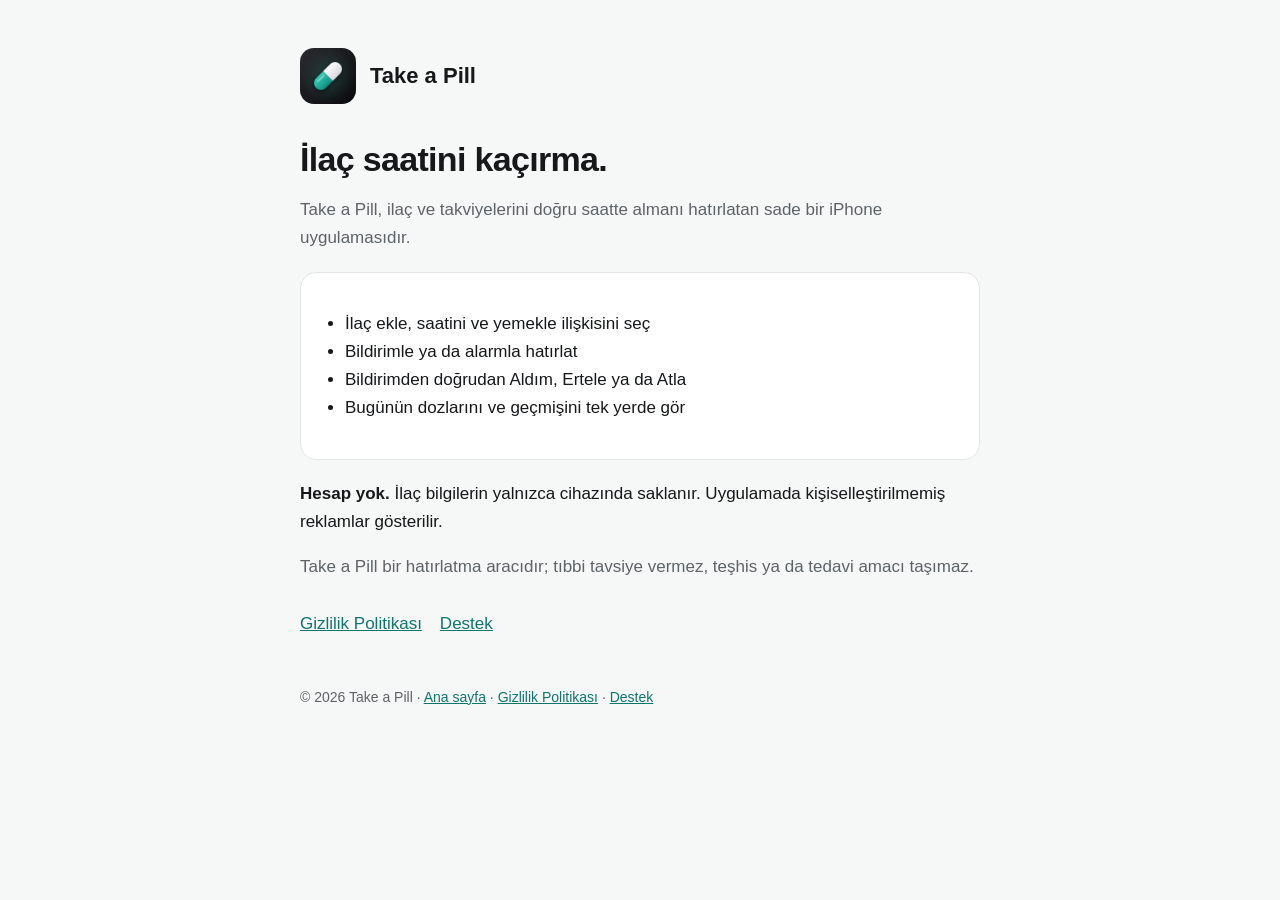
<file: docs/index.html>
<!doctype html>
<html lang="tr">
<head>
<meta charset="utf-8">
<meta name="viewport" content="width=device-width,initial-scale=1">
<title>Take a Pill: İlaç Hatırlatıcı</title>
<meta name="description" content="İlaç saatini kaçırma. Take a Pill, ilaç ve takviyelerin için bildirimli ya da alarmlı hatırlatıcı.">
<link rel="icon" href="icon.png">
<link rel="stylesheet" href="style.css">
</head>
<body>
<main>
<header class="site"><img src="icon.png" alt="Take a Pill simgesi"><a href="./">Take a Pill</a></header>
<h1>İlaç saatini kaçırma.</h1>
<p class="muted">Take a Pill, ilaç ve takviyelerini doğru saatte almanı hatırlatan sade bir iPhone uygulamasıdır.</p>
<div class="card">
<ul>
<li>İlaç ekle, saatini ve yemekle ilişkisini seç</li>
<li>Bildirimle ya da alarmla hatırlat</li>
<li>Bildirimden doğrudan Aldım, Ertele ya da Atla</li>
<li>Bugünün dozlarını ve geçmişini tek yerde gör</li>
</ul>
</div>
<p><strong>Hesap yok.</strong> İlaç bilgilerin yalnızca cihazında saklanır. Uygulamada kişiselleştirilmemiş reklamlar gösterilir.</p>
<p class="muted">Take a Pill bir hatırlatma aracıdır; tıbbi tavsiye vermez, teşhis ya da tedavi amacı taşımaz.</p>
<nav class="links"><a href="privacy.html">Gizlilik Politikası</a><a href="support.html">Destek</a></nav>
<footer>© 2026 Take a Pill · <a href="./">Ana sayfa</a> · <a href="privacy.html">Gizlilik Politikası</a> · <a href="support.html">Destek</a></footer>
</main>
</body>
</html>
</file>
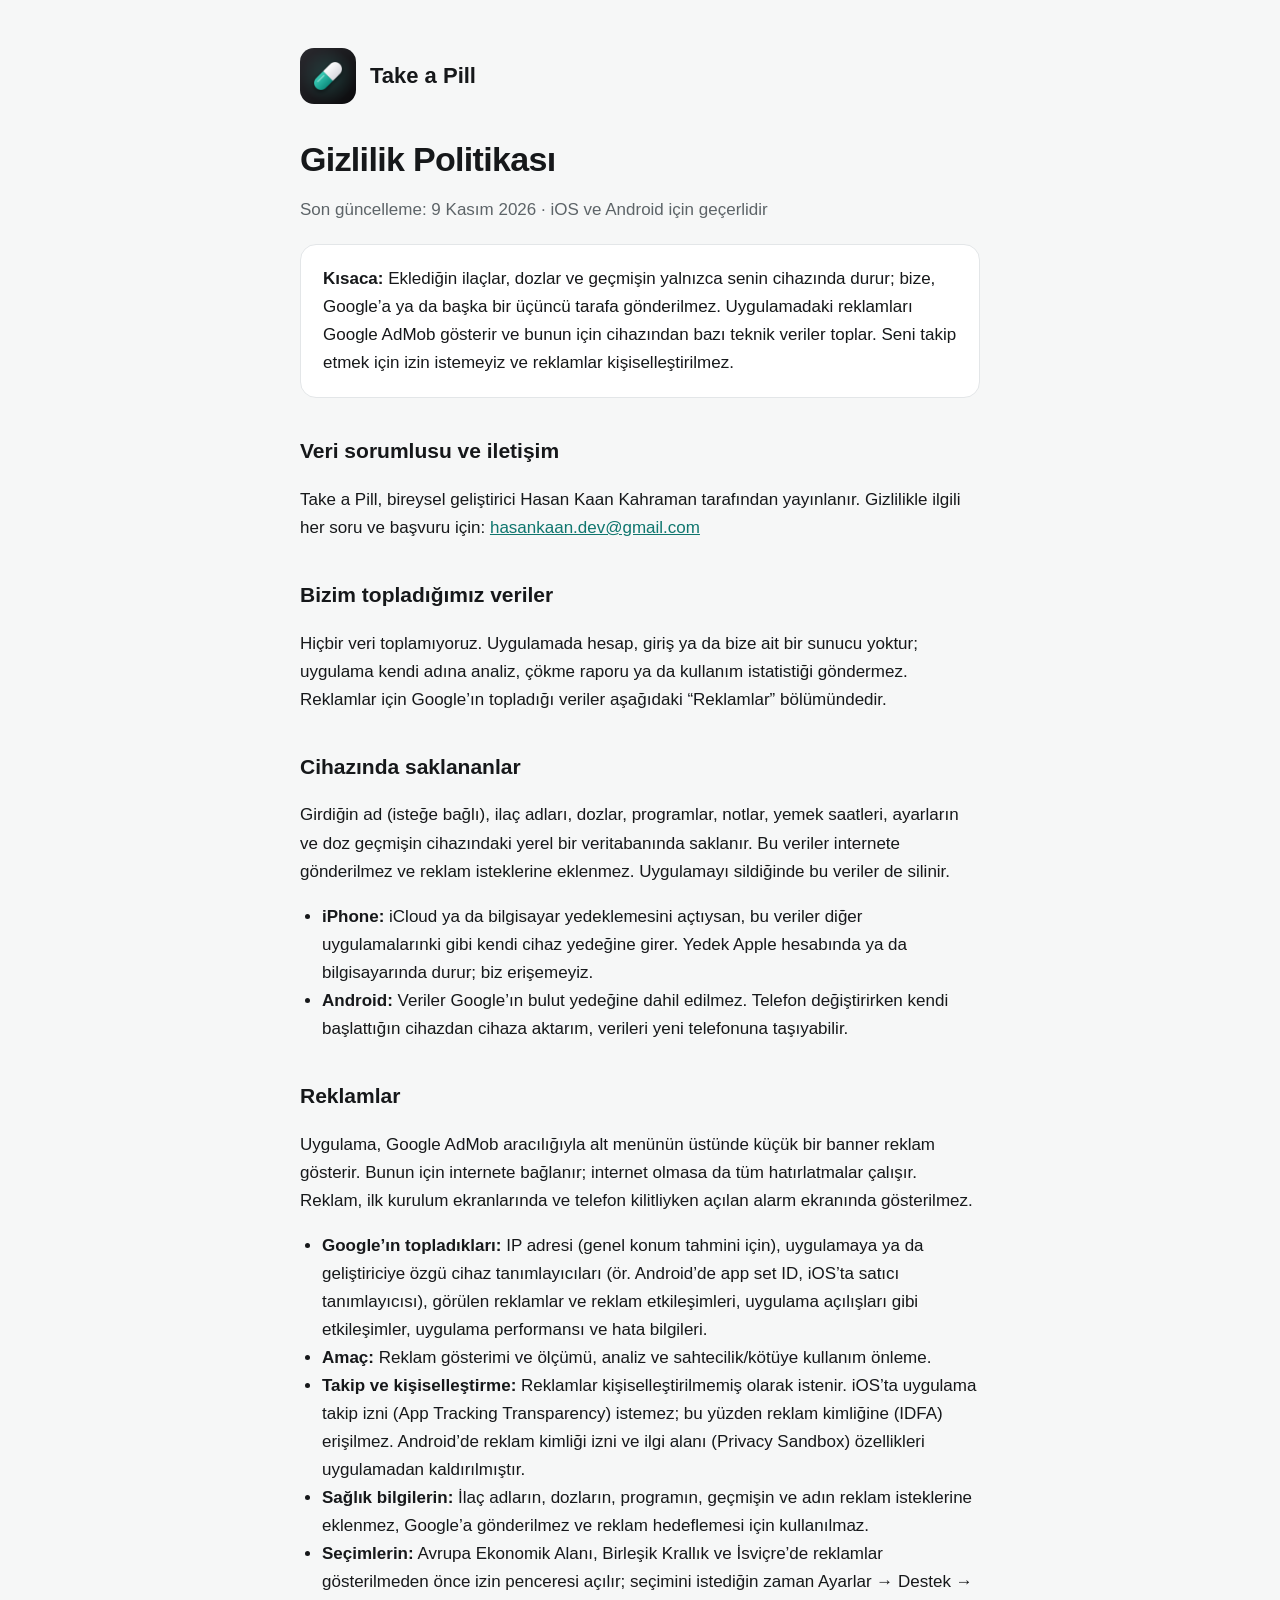
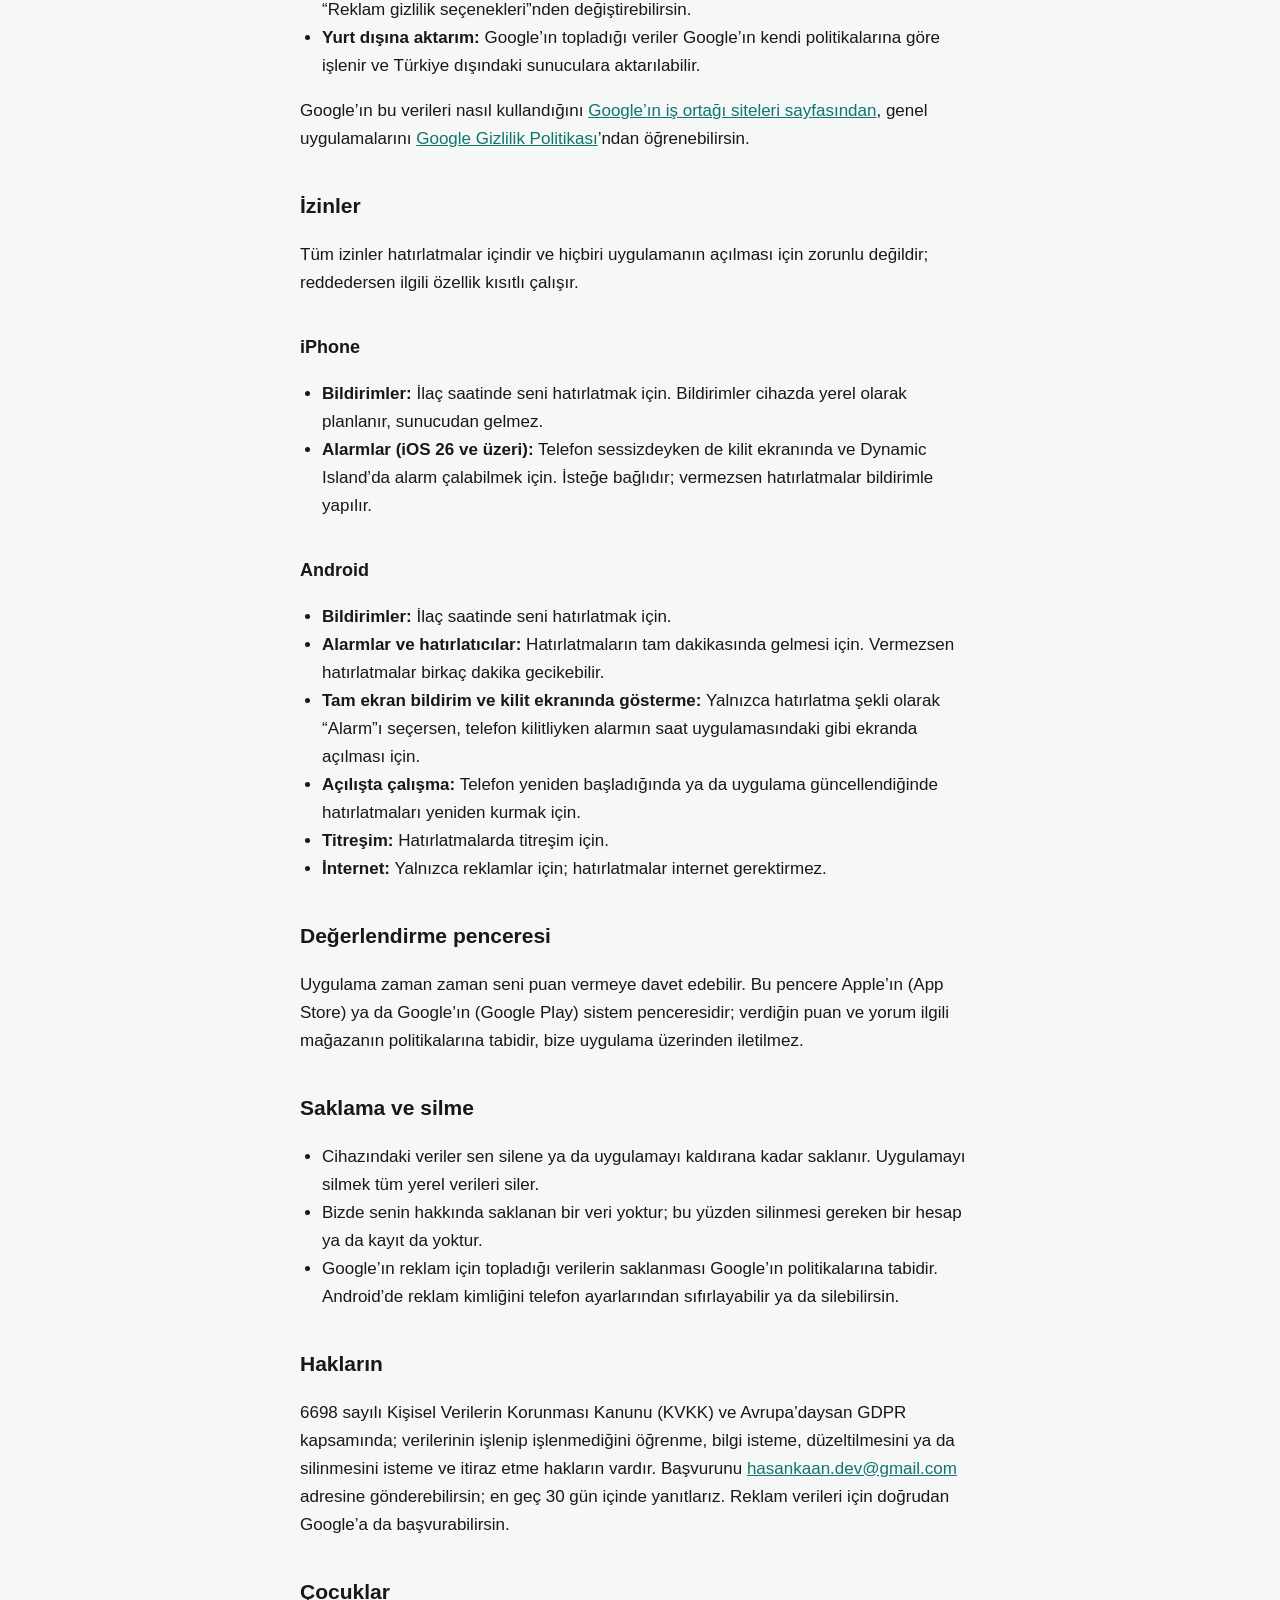
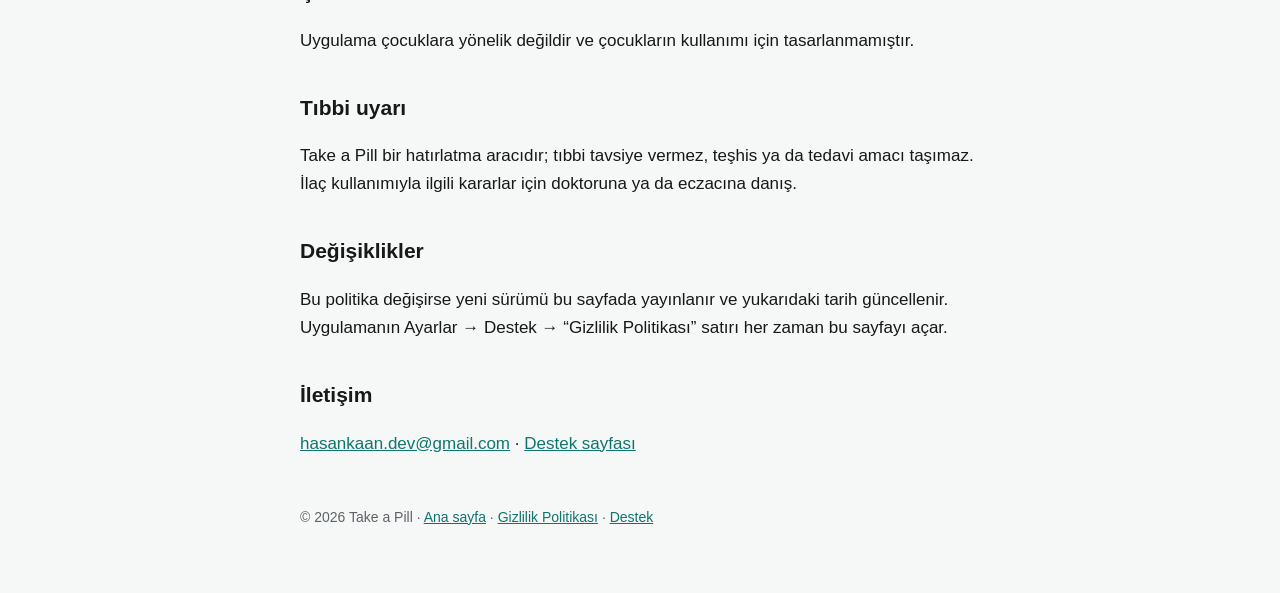
<file: docs/privacy.html>
<!doctype html>
<html lang="tr">
<head>
<meta charset="utf-8">
<meta name="viewport" content="width=device-width,initial-scale=1">
<title>Gizlilik Politikası – Take a Pill</title>
<meta name="description" content="Take a Pill ilaç bilgilerini yalnızca cihazında saklar. Uygulamadaki reklamlar için Google AdMob kullanılır.">
<link rel="icon" href="icon.png">
<link rel="stylesheet" href="style.css">
</head>
<body>
<main>
<header class="site"><img src="icon.png" alt="Take a Pill simgesi"><a href="./">Take a Pill</a></header>
<h1>Gizlilik Politikası</h1>
<p class="muted">Son güncelleme: 9 Kasım 2026 · iOS ve Android için geçerlidir</p>
<div class="card"><strong>Kısaca:</strong> Eklediğin ilaçlar, dozlar ve geçmişin yalnızca senin cihazında durur; bize, Google’a ya da başka bir üçüncü tarafa gönderilmez. Uygulamadaki reklamları Google AdMob gösterir ve bunun için cihazından bazı teknik veriler toplar. Seni takip etmek için izin istemeyiz ve reklamlar kişiselleştirilmez.</div>

<h2>Veri sorumlusu ve iletişim</h2>
<p>Take a Pill, bireysel geliştirici Hasan Kaan Kahraman tarafından yayınlanır. Gizlilikle ilgili her soru ve başvuru için: <a href="mailto:hasankaan.dev@gmail.com">hasankaan.dev@gmail.com</a></p>

<h2>Bizim topladığımız veriler</h2>
<p>Hiçbir veri toplamıyoruz. Uygulamada hesap, giriş ya da bize ait bir sunucu yoktur; uygulama kendi adına analiz, çökme raporu ya da kullanım istatistiği göndermez. Reklamlar için Google’ın topladığı veriler aşağıdaki “Reklamlar” bölümündedir.</p>

<h2>Cihazında saklananlar</h2>
<p>Girdiğin ad (isteğe bağlı), ilaç adları, dozlar, programlar, notlar, yemek saatleri, ayarların ve doz geçmişin cihazındaki yerel bir veritabanında saklanır. Bu veriler internete gönderilmez ve reklam isteklerine eklenmez. Uygulamayı sildiğinde bu veriler de silinir.</p>
<ul>
<li><strong>iPhone:</strong> iCloud ya da bilgisayar yedeklemesini açtıysan, bu veriler diğer uygulamalarınki gibi kendi cihaz yedeğine girer. Yedek Apple hesabında ya da bilgisayarında durur; biz erişemeyiz.</li>
<li><strong>Android:</strong> Veriler Google’ın bulut yedeğine dahil edilmez. Telefon değiştirirken kendi başlattığın cihazdan cihaza aktarım, verileri yeni telefonuna taşıyabilir.</li>
</ul>

<h2>Reklamlar</h2>
<p>Uygulama, Google AdMob aracılığıyla alt menünün üstünde küçük bir banner reklam gösterir. Bunun için internete bağlanır; internet olmasa da tüm hatırlatmalar çalışır. Reklam, ilk kurulum ekranlarında ve telefon kilitliyken açılan alarm ekranında gösterilmez.</p>
<ul>
<li><strong>Google’ın topladıkları:</strong> IP adresi (genel konum tahmini için), uygulamaya ya da geliştiriciye özgü cihaz tanımlayıcıları (ör. Android’de app set ID, iOS’ta satıcı tanımlayıcısı), görülen reklamlar ve reklam etkileşimleri, uygulama açılışları gibi etkileşimler, uygulama performansı ve hata bilgileri.</li>
<li><strong>Amaç:</strong> Reklam gösterimi ve ölçümü, analiz ve sahtecilik/kötüye kullanım önleme.</li>
<li><strong>Takip ve kişiselleştirme:</strong> Reklamlar kişiselleştirilmemiş olarak istenir. iOS’ta uygulama takip izni (App Tracking Transparency) istemez; bu yüzden reklam kimliğine (IDFA) erişilmez. Android’de reklam kimliği izni ve ilgi alanı (Privacy Sandbox) özellikleri uygulamadan kaldırılmıştır.</li>
<li><strong>Sağlık bilgilerin:</strong> İlaç adların, dozların, programın, geçmişin ve adın reklam isteklerine eklenmez, Google’a gönderilmez ve reklam hedeflemesi için kullanılmaz.</li>
<li><strong>Seçimlerin:</strong> Avrupa Ekonomik Alanı, Birleşik Krallık ve İsviçre’de reklamlar gösterilmeden önce izin penceresi açılır; seçimini istediğin zaman Ayarlar → Destek → “Reklam gizlilik seçenekleri”nden değiştirebilirsin.</li>
<li><strong>Yurt dışına aktarım:</strong> Google’ın topladığı veriler Google’ın kendi politikalarına göre işlenir ve Türkiye dışındaki sunuculara aktarılabilir.</li>
</ul>
<p>Google’ın bu verileri nasıl kullandığını <a href="https://policies.google.com/technologies/partner-sites">Google’ın iş ortağı siteleri sayfasından</a>, genel uygulamalarını <a href="https://policies.google.com/privacy">Google Gizlilik Politikası</a>’ndan öğrenebilirsin.</p>

<h2>İzinler</h2>
<p>Tüm izinler hatırlatmalar içindir ve hiçbiri uygulamanın açılması için zorunlu değildir; reddedersen ilgili özellik kısıtlı çalışır.</p>
<h2 style="font-size:18px">iPhone</h2>
<ul>
<li><strong>Bildirimler:</strong> İlaç saatinde seni hatırlatmak için. Bildirimler cihazda yerel olarak planlanır, sunucudan gelmez.</li>
<li><strong>Alarmlar (iOS 26 ve üzeri):</strong> Telefon sessizdeyken de kilit ekranında ve Dynamic Island’da alarm çalabilmek için. İsteğe bağlıdır; vermezsen hatırlatmalar bildirimle yapılır.</li>
</ul>
<h2 style="font-size:18px">Android</h2>
<ul>
<li><strong>Bildirimler:</strong> İlaç saatinde seni hatırlatmak için.</li>
<li><strong>Alarmlar ve hatırlatıcılar:</strong> Hatırlatmaların tam dakikasında gelmesi için. Vermezsen hatırlatmalar birkaç dakika gecikebilir.</li>
<li><strong>Tam ekran bildirim ve kilit ekranında gösterme:</strong> Yalnızca hatırlatma şekli olarak “Alarm”ı seçersen, telefon kilitliyken alarmın saat uygulamasındaki gibi ekranda açılması için.</li>
<li><strong>Açılışta çalışma:</strong> Telefon yeniden başladığında ya da uygulama güncellendiğinde hatırlatmaları yeniden kurmak için.</li>
<li><strong>Titreşim:</strong> Hatırlatmalarda titreşim için.</li>
<li><strong>İnternet:</strong> Yalnızca reklamlar için; hatırlatmalar internet gerektirmez.</li>
</ul>

<h2>Değerlendirme penceresi</h2>
<p>Uygulama zaman zaman seni puan vermeye davet edebilir. Bu pencere Apple’ın (App Store) ya da Google’ın (Google Play) sistem penceresidir; verdiğin puan ve yorum ilgili mağazanın politikalarına tabidir, bize uygulama üzerinden iletilmez.</p>

<h2>Saklama ve silme</h2>
<ul>
<li>Cihazındaki veriler sen silene ya da uygulamayı kaldırana kadar saklanır. Uygulamayı silmek tüm yerel verileri siler.</li>
<li>Bizde senin hakkında saklanan bir veri yoktur; bu yüzden silinmesi gereken bir hesap ya da kayıt da yoktur.</li>
<li>Google’ın reklam için topladığı verilerin saklanması Google’ın politikalarına tabidir. Android’de reklam kimliğini telefon ayarlarından sıfırlayabilir ya da silebilirsin.</li>
</ul>

<h2>Hakların</h2>
<p>6698 sayılı Kişisel Verilerin Korunması Kanunu (KVKK) ve Avrupa’daysan GDPR kapsamında; verilerinin işlenip işlenmediğini öğrenme, bilgi isteme, düzeltilmesini ya da silinmesini isteme ve itiraz etme hakların vardır. Başvurunu <a href="mailto:hasankaan.dev@gmail.com">hasankaan.dev@gmail.com</a> adresine gönderebilirsin; en geç 30 gün içinde yanıtlarız. Reklam verileri için doğrudan Google’a da başvurabilirsin.</p>

<h2>Çocuklar</h2>
<p>Uygulama çocuklara yönelik değildir ve çocukların kullanımı için tasarlanmamıştır.</p>

<h2>Tıbbi uyarı</h2>
<p>Take a Pill bir hatırlatma aracıdır; tıbbi tavsiye vermez, teşhis ya da tedavi amacı taşımaz. İlaç kullanımıyla ilgili kararlar için doktoruna ya da eczacına danış.</p>

<h2>Değişiklikler</h2>
<p>Bu politika değişirse yeni sürümü bu sayfada yayınlanır ve yukarıdaki tarih güncellenir. Uygulamanın Ayarlar → Destek → “Gizlilik Politikası” satırı her zaman bu sayfayı açar.</p>

<h2>İletişim</h2>
<p><a href="mailto:hasankaan.dev@gmail.com">hasankaan.dev@gmail.com</a> · <a href="support.html">Destek sayfası</a></p>
<footer>© 2026 Take a Pill · <a href="./">Ana sayfa</a> · <a href="privacy.html">Gizlilik Politikası</a> · <a href="support.html">Destek</a></footer>
</main>
</body>
</html>
</file>
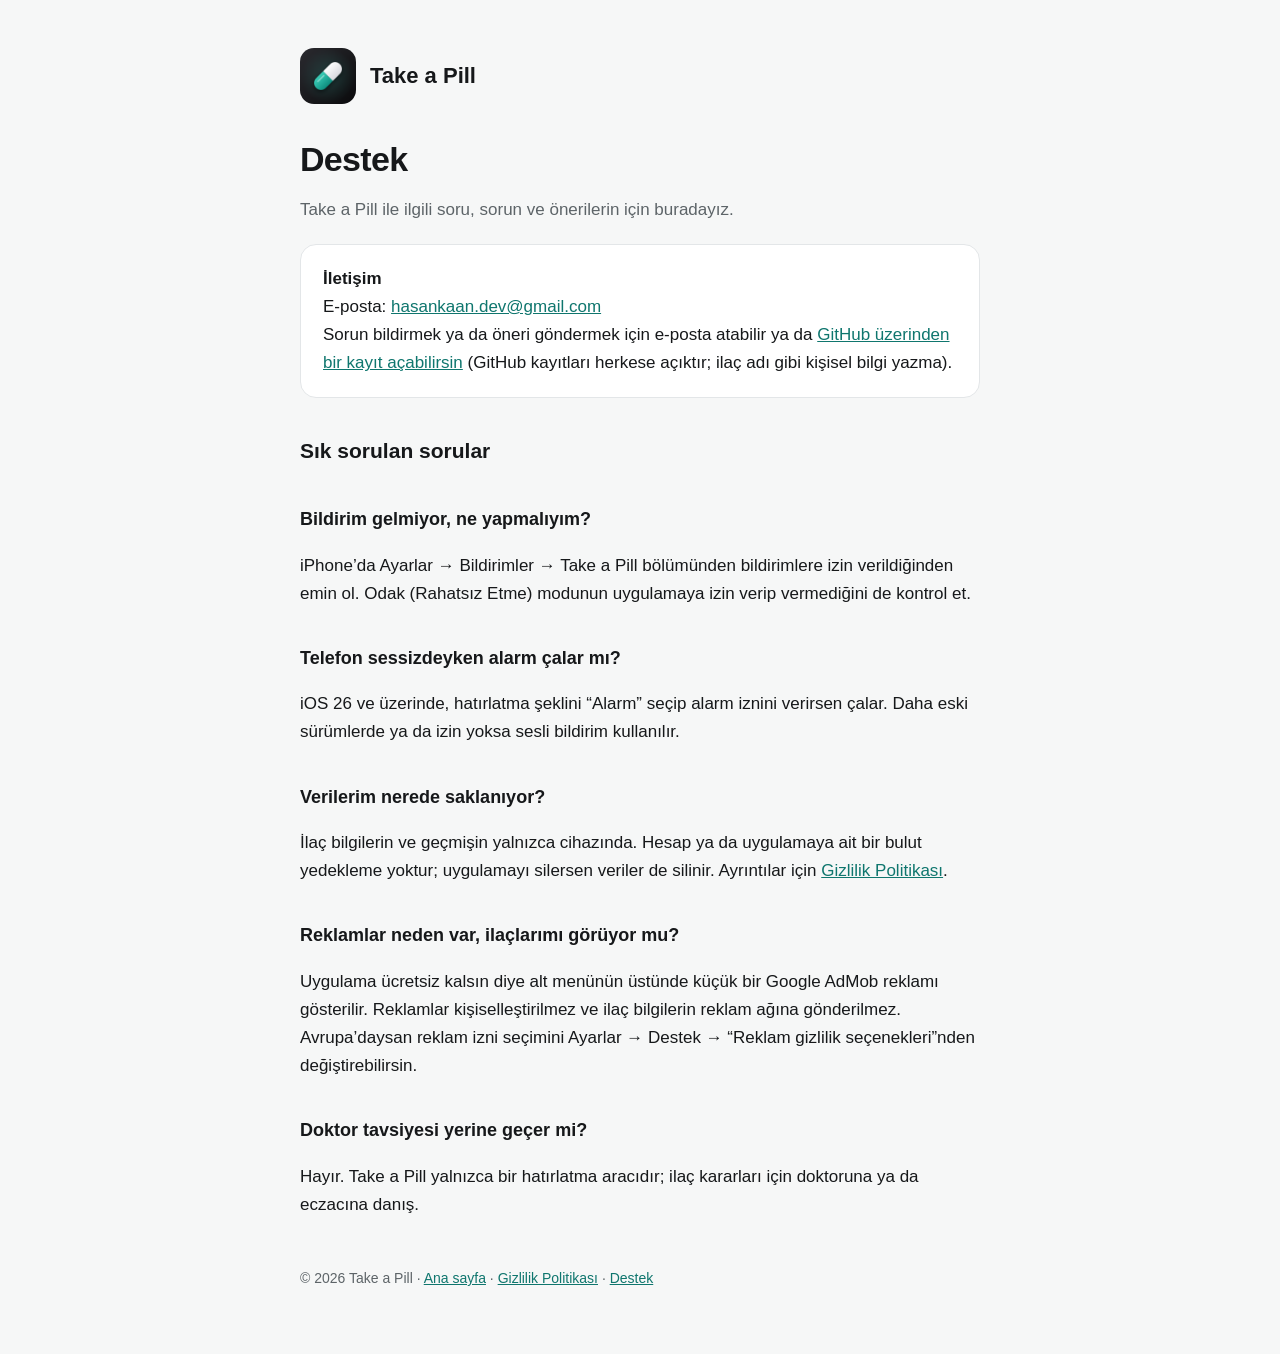
<file: docs/support.html>
<!doctype html>
<html lang="tr">
<head>
<meta charset="utf-8">
<meta name="viewport" content="width=device-width,initial-scale=1">
<title>Destek – Take a Pill</title>
<meta name="description" content="Take a Pill için yardım, sık sorulan sorular ve iletişim.">
<link rel="icon" href="icon.png">
<link rel="stylesheet" href="style.css">
</head>
<body>
<main>
<header class="site"><img src="icon.png" alt="Take a Pill simgesi"><a href="./">Take a Pill</a></header>
<h1>Destek</h1>
<p class="muted">Take a Pill ile ilgili soru, sorun ve önerilerin için buradayız.</p>
<div class="card">
<strong>İletişim</strong><br>
E-posta: <a href="mailto:hasankaan.dev@gmail.com">hasankaan.dev@gmail.com</a><br>
Sorun bildirmek ya da öneri göndermek için e-posta atabilir ya da <a href="https://github.com/hasankaankahraman/takeapill/issues">GitHub üzerinden bir kayıt açabilirsin</a> (GitHub kayıtları herkese açıktır; ilaç adı gibi kişisel bilgi yazma).
</div>
<h2>Sık sorulan sorular</h2>
<h2 style="font-size:18px">Bildirim gelmiyor, ne yapmalıyım?</h2>
<p>iPhone’da Ayarlar → Bildirimler → Take a Pill bölümünden bildirimlere izin verildiğinden emin ol. Odak (Rahatsız Etme) modunun uygulamaya izin verip vermediğini de kontrol et.</p>
<h2 style="font-size:18px">Telefon sessizdeyken alarm çalar mı?</h2>
<p>iOS 26 ve üzerinde, hatırlatma şeklini “Alarm” seçip alarm iznini verirsen çalar. Daha eski sürümlerde ya da izin yoksa sesli bildirim kullanılır.</p>
<h2 style="font-size:18px">Verilerim nerede saklanıyor?</h2>
<p>İlaç bilgilerin ve geçmişin yalnızca cihazında. Hesap ya da uygulamaya ait bir bulut yedekleme yoktur; uygulamayı silersen veriler de silinir. Ayrıntılar için <a href="privacy.html">Gizlilik Politikası</a>.</p>
<h2 style="font-size:18px">Reklamlar neden var, ilaçlarımı görüyor mu?</h2>
<p>Uygulama ücretsiz kalsın diye alt menünün üstünde küçük bir Google AdMob reklamı gösterilir. Reklamlar kişiselleştirilmez ve ilaç bilgilerin reklam ağına gönderilmez. Avrupa’daysan reklam izni seçimini Ayarlar → Destek → “Reklam gizlilik seçenekleri”nden değiştirebilirsin.</p>
<h2 style="font-size:18px">Doktor tavsiyesi yerine geçer mi?</h2>
<p>Hayır. Take a Pill yalnızca bir hatırlatma aracıdır; ilaç kararları için doktoruna ya da eczacına danış.</p>
<footer>© 2026 Take a Pill · <a href="./">Ana sayfa</a> · <a href="privacy.html">Gizlilik Politikası</a> · <a href="support.html">Destek</a></footer>
</main>
</body>
</html>
</file>
<file: docs/style.css>
:root{--bg:#f6f7f7;--fg:#16181a;--muted:#5d6468;--card:#fff;--line:#e3e6e8;--accent:#0f766e}
@media(prefers-color-scheme:dark){:root{--bg:#141618;--fg:#f2f4f5;--muted:#a3abb0;--card:#1c1f22;--line:#2b3035;--accent:#2dd4bf}}
*{box-sizing:border-box}
body{margin:0;background:var(--bg);color:var(--fg);font:17px/1.65 -apple-system,BlinkMacSystemFont,"Segoe UI",Roboto,sans-serif}
main{max-width:720px;margin:0 auto;padding:48px 20px 64px}
header.site{display:flex;align-items:center;gap:14px;margin-bottom:36px}
header.site img{width:56px;height:56px;border-radius:14px}
header.site a{color:var(--fg);font-weight:700;font-size:22px;text-decoration:none}
h1{font-size:34px;line-height:1.15;letter-spacing:-.02em;margin:0 0 8px}
h2{font-size:21px;margin:36px 0 8px}
p,li{color:var(--fg)}
.muted{color:var(--muted)}
a{color:var(--accent)}
ul{padding-left:22px}
.card{background:var(--card);border:1px solid var(--line);border-radius:16px;padding:20px 22px;margin:20px 0}
nav.links{display:flex;gap:18px;flex-wrap:wrap;margin-top:28px}
footer{margin-top:48px;color:var(--muted);font-size:14px}
</file>
